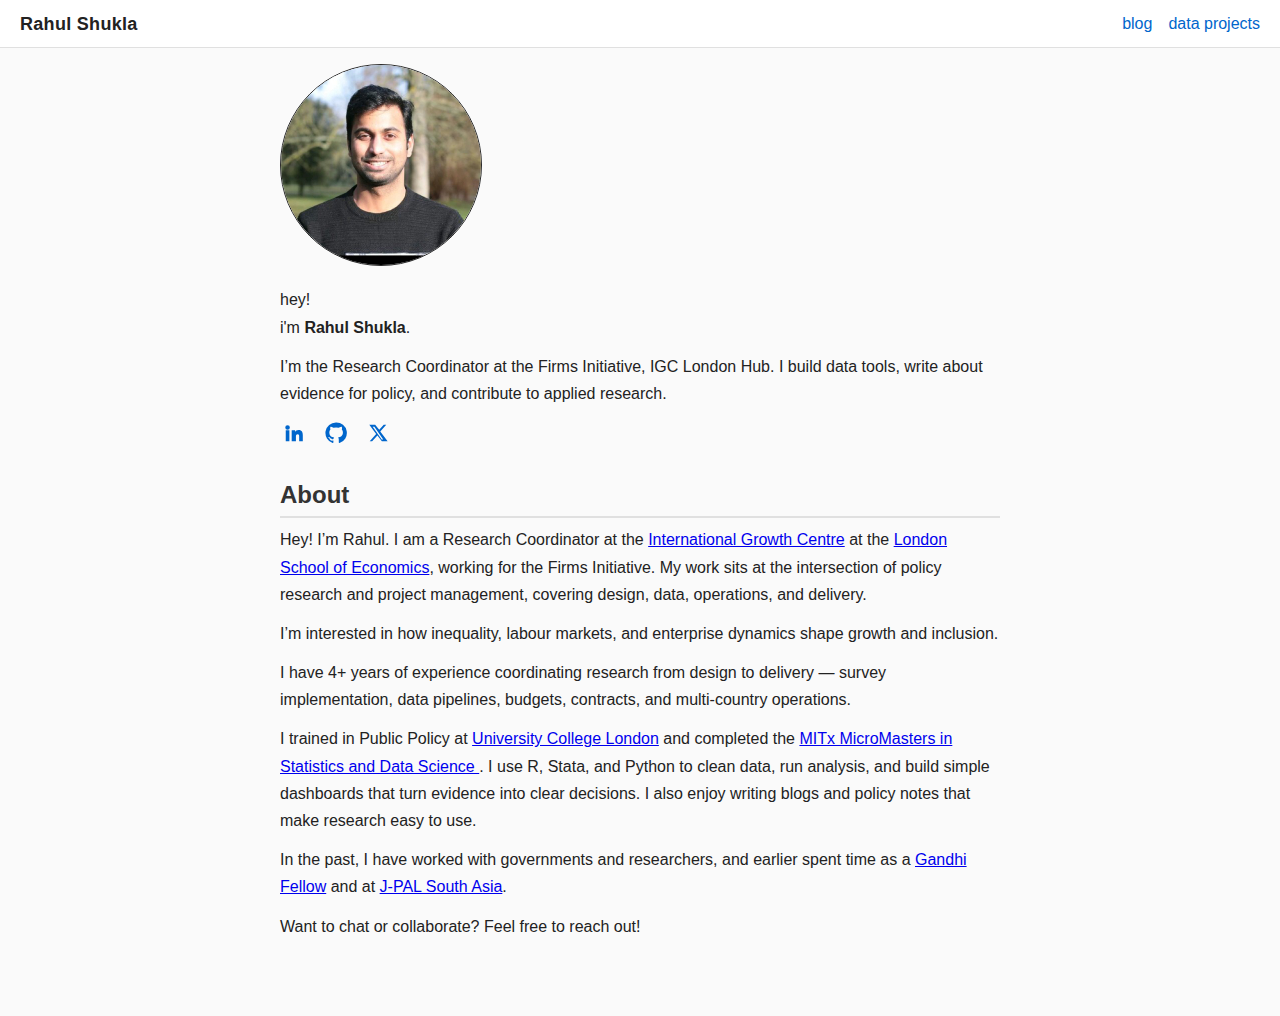
<file: index.html>
<!DOCTYPE html>
<html lang="en">
<head>
  <meta charset="UTF-8">
  <meta name="viewport" content="width=device-width, initial-scale=1.0">
  <title>Rahul Shukla | Portfolio</title> <!-- (1) change title -->
  <link rel="stylesheet" href="style.css">
</head>
<body data-page="index">
  <header>
    <nav>
      
    <a href="index.html" class="brand">Rahul Shukla</a>  
    <ul>
      <li><a href="blog.html">blog</a></li>
      <li><a href="projects.html">data projects</a></li>
    </ul>
    
  </nav>
  </header>

  <main class="intro">
    <img src="rahul.jpg" alt="Photo of Rahul Shukla" class="profile-pic">
    <p>hey!<br>i'm <strong>Rahul Shukla</strong>.</p>
    <p>
      I’m the Research Coordinator at the Firms Initiative, IGC London Hub.  
      I build data tools, write about evidence for policy, and contribute to applied research.
    </p>
    <!-- <p>
      Connect with me:
      <a href="https://www.linkedin.com/in/rahul-shukla-674237b5/" target="_blank" rel="noopener">LinkedIn</a> ·
      <a href="https://github.com/your-handle" target="_blank" rel="noopener">GitHub</a> ·
      <a href="https://x.com/rahulshuklamzp" target="_blank" rel="noopener">Twitter</a>
    </p> -->
      <div class="social-icons">
      <a href="https://www.linkedin.com/in/rahul-shukla-674237b5/" target="_blank" rel="noopener" aria-label="LinkedIn">
        <!-- LinkedIn SVG -->
        <svg viewBox="0 0 24 24" aria-hidden="true"><path d="M4.98 3.5a2.5 2.5 0 1 1 0 5.001 2.5 2.5 0 0 1 0-5zM3 8.982h3.96V21H3zM9.48 8.982H13.2v1.64h.05c.52-.99 1.79-2.03 3.68-2.03 3.94 0 4.67 2.59 4.67 5.95V21H17.64v-4.91c0-1.17-.02-2.68-1.64-2.68-1.65 0-1.9 1.28-1.9 2.6V21H9.48z"/></svg>
      </a>
      <a href="https://github.com/rahulsh97" target="_blank" rel="noopener" aria-label="GitHub">
        <!-- GitHub SVG -->
        <svg viewBox="0 0 24 24" aria-hidden="true"><path d="M12 .5a11.5 11.5 0 0 0-3.64 22.42c.58.11.79-.25.79-.56v-2.17c-3.21.7-3.89-1.39-3.89-1.39-.53-1.34-1.29-1.7-1.29-1.7-1.05-.72.08-.71.08-.71 1.16.08 1.77 1.19 1.77 1.19 1.04 1.77 2.73 1.26 3.4.96.11-.76.41-1.26.75-1.55-2.56-.29-5.26-1.28-5.26-5.69 0-1.26.45-2.28 1.19-3.08-.12-.29-.52-1.47.11-3.07 0 0 .98-.31 3.2 1.18a11.1 11.1 0 0 1 5.82 0c2.22-1.49 3.2-1.18 3.2-1.18.63 1.6.23 2.78.12 3.07.74.8 1.19 1.82 1.19 3.08 0 4.42-2.71 5.39-5.29 5.68.42.36.8 1.08.8 2.18v3.23c0 .31.2.68.8.56A11.5 11.5 0 0 0 12 .5z"/></svg>
      </a>
      <a href="https://x.com/rahulshuklamzp" target="_blank" rel="noopener" aria-label="Twitter/X">
        <!-- X (Twitter) SVG -->
        <svg viewBox="0 0 24 24" aria-hidden="true"><path d="M18.244 3H21l-6.52 7.45L22.5 21h-6.26l-4.9-6.17L5.6 21H3l6.98-7.97L2.5 3H8.9l4.45 5.58L18.24 3Zm-2.2 16h1.68L8.03 5.1H6.23L16.04 19Z"/></svg>
      </a>
      </div>
    <!-- (4) optional: fuller bio block -->
    <section class="about">
  <h2>About</h2>
  <p>
    Hey! I’m Rahul.  
    I am a Research Coordinator at the 
    <a href="https://www.theigc.org/" target="_blank" rel="noopener">International Growth Centre</a> 
    at the <a href="https://www.lse.ac.uk/" target="_blank" rel="noopener">London School of Economics</a>, 
    working for the Firms Initiative. My work sits at the intersection of policy research and project management, 
    covering design, data, operations, and delivery.
  </p>
  <p>
    I’m interested in how inequality, labour markets, and enterprise dynamics shape growth and inclusion.
  </p>
  <p>
    I have 4+ years of experience coordinating research from design to delivery — survey implementation, 
    data pipelines, budgets, contracts, and multi-country operations.
  </p>
  <p>
    I trained in Public Policy at 
    <a href="https://www.ucl.ac.uk/" target="_blank" rel="noopener">University College London</a> 
    and completed the 
    <a href="https://micromasters.mit.edu/ds/" target="_blank" rel="noopener">
      MITx MicroMasters in Statistics and Data Science
    </a>.  
    I use R, Stata, and Python to clean data, run analysis, and build simple dashboards that turn evidence into clear decisions.  
    I also enjoy writing blogs and policy notes that make research easy to use.
  </p>
  <p>
    In the past, I have worked with governments and researchers, and earlier spent time as a 
    <a href="https://gandhifellowship.org/" target="_blank" rel="noopener">Gandhi Fellow</a> 
    and at 
    <a href="https://www.povertyactionlab.org/" target="_blank" rel="noopener">J-PAL South Asia</a>.
  </p>
  <p>
    Want to chat or collaborate? Feel free to reach out!
  </p>
  </section>

  </main>
</body>
</html>
</file>
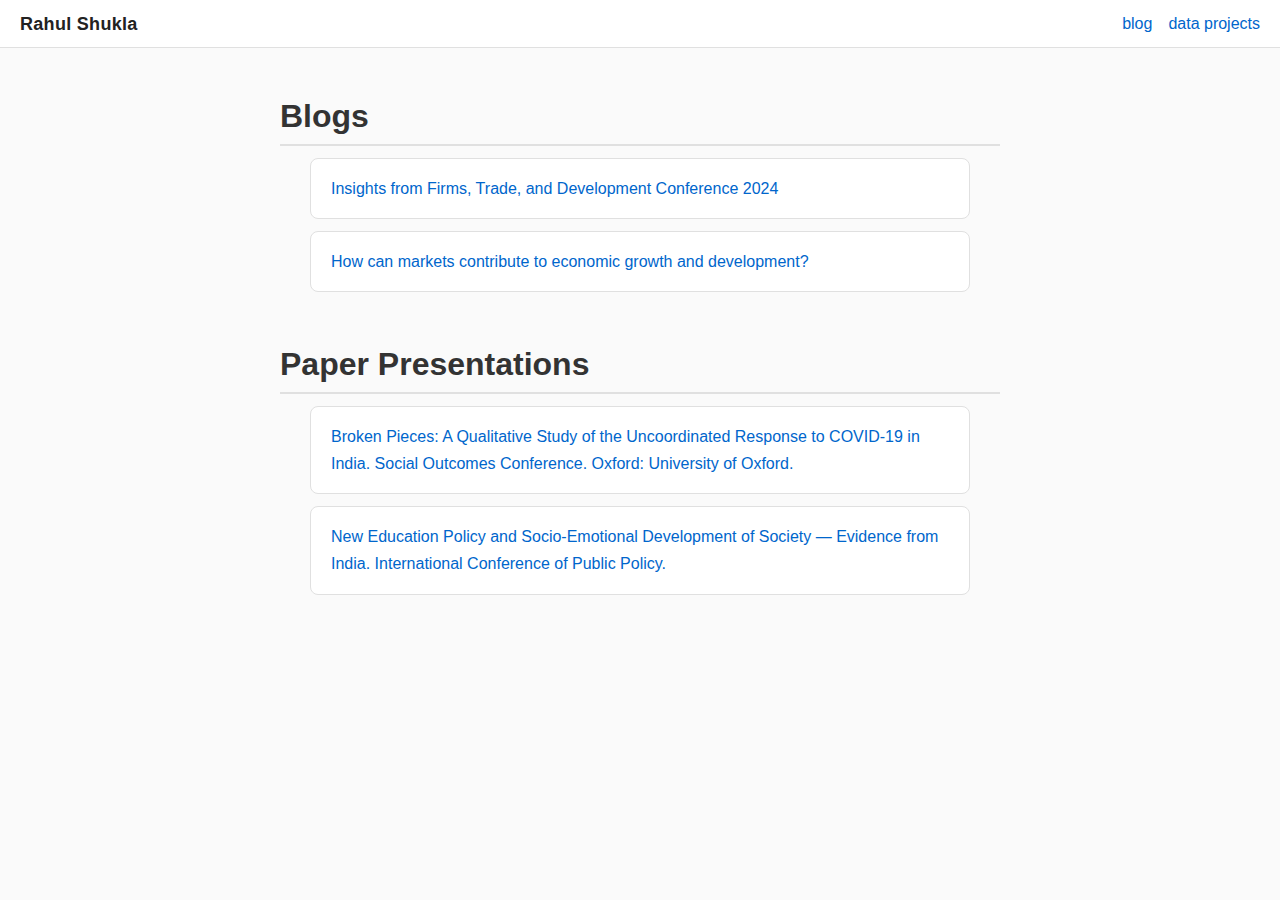
<file: blog.html>
<!DOCTYPE html>
<html lang="en">
<head>
  <meta charset="UTF-8">
  <meta name="viewport" content="width=device-width, initial-scale=1.0">
  <title>Blog | Rahul Shukla</title>
  <link rel="stylesheet" href="style.css">
</head>
<body data-page="blog">
  <header>
    <nav>
    <a href="index.html" class="brand">Rahul Shukla</a>  
    <ul>
      <li><a href="blog.html">blog</a></li>
      <li><a href="projects.html">data projects</a></li>
    </ul>
  </nav>
  </header>

  <main>
    <!-- Blog posts -->
    <h1>Blogs </h1>
    <ul class="blog-list">
      <li><a href="https://www.theigc.org/blogs/insights-firms-trade-and-development-conference-2024" target="_blank" rel="noopener">Insights from Firms, Trade, and Development Conference 2024</a> </li>
      <li><a href="https://www.theigc.org/blogs/how-can-markets-contribute-economic-growth-and-development" target="_blank" rel="noopener">How can markets contribute to economic growth and development?</a> </li>
      <!-- <li><a href="#">blog 3</a> </li> -->
    </ul>

    <!-- Paper presentations -->
    <h1>Paper Presentations</h1>
    <ul class="blog-list">
      <li>
        <a href="https://drive.google.com/file/d/1AIvy-1GLa3ocJFCYyAU_tkQ9jPcYK8E0/view" target="_blank" rel="noopener">
          Broken Pieces: A Qualitative Study of the Uncoordinated Response to COVID-19 in India. Social Outcomes Conference. Oxford: University of Oxford.
        </a>
      </li>
      <li>
        <a href="https://www.ippapublicpolicy.org//file/paper/60e38c6a58779.pdf" target="_blank" rel="noopener">
          New Education Policy and Socio-Emotional Development of Society — Evidence from India. International Conference of Public Policy.
        </a>
      </li>
      <!-- <li>
        <a href="https://www.ippapublicpolicy.org//file/paper/60e38d04b412a.pdf" target="_blank" rel="noopener">
          A Comparative Study on How Populist Governments Suppress Separatist Movements — Evidence from India. International Conference of Public Policy. Barcelona: International Public Policy Association.
        </a>
      </li> -->
    </ul>
  </main>

</body>
</html>
</file>
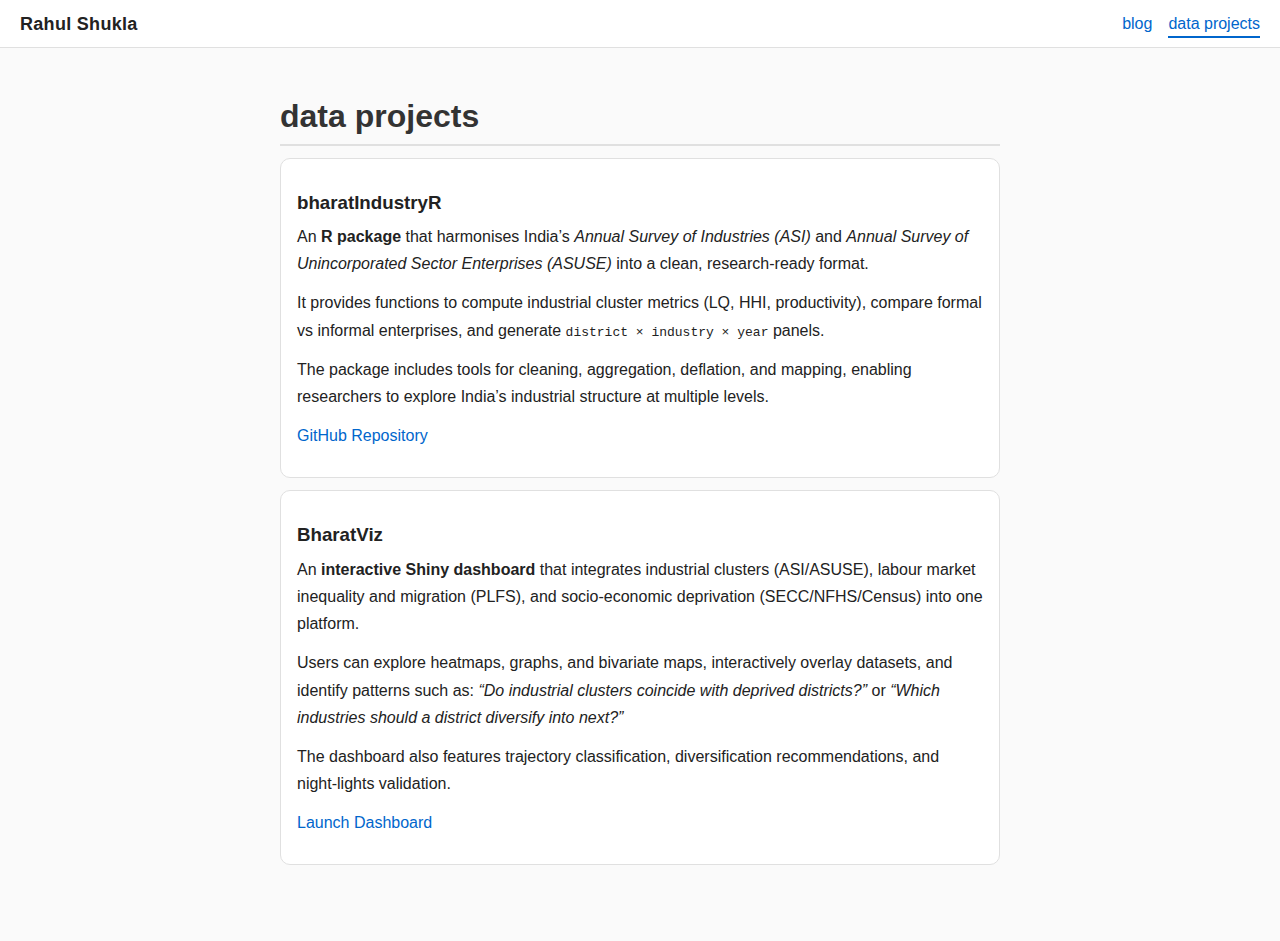
<file: projects.html>
<!DOCTYPE html>
<html lang="en">
<head>
  <meta charset="utf-8" />
  <meta name="viewport" content="width=device-width, initial-scale=1" />
  <title>Data Projects | Rahul Shukla</title>
  <link rel="stylesheet" href="style.css" />
</head>
<body data-page="projects">
  <div class="container">
    <header>
      <nav>
        <a href="index.html" class="brand">Rahul Shukla</a>  
        <ul>
          <li><a href="blog.html">blog</a></li>
          <li><a href="projects.html" class="active">data projects</a></li>
        </ul>
      </nav>
    </header>

    <main>
      <h1>data projects</h1>
      <div class="grid cards">
        
        <!-- Project 1 -->
        <article class="card">
          <h3>bharatIndustryR</h3>
          <p>
            An <strong>R package</strong> that harmonises India’s 
            <em>Annual Survey of Industries (ASI)</em> and 
            <em>Annual Survey of Unincorporated Sector Enterprises (ASUSE)</em> 
            into a clean, research-ready format.  
          </p>
          <p>
            It provides functions to compute industrial cluster metrics 
            (LQ, HHI, productivity), compare formal vs informal enterprises, 
            and generate <code>district × industry × year</code> panels.  
          </p>
          <p>
            The package includes tools for cleaning, aggregation, deflation, 
            and mapping, enabling researchers to explore India’s industrial 
            structure at multiple levels.
          </p>
          <p>
            <a href="https://github.com/your-handle/bharatIndustryR" target="_blank" rel="noopener">GitHub Repository</a>
          </p>
        </article>

        <!-- Project 2 -->
        <article class="card">
          <h3>BharatViz</h3>
          <p>
            An <strong>interactive Shiny dashboard</strong> that integrates 
            industrial clusters (ASI/ASUSE), labour market inequality and 
            migration (PLFS), and socio-economic deprivation 
            (SECC/NFHS/Census) into one platform.  
          </p>
          <p>
            Users can explore heatmaps, graphs, and bivariate maps, 
            interactively overlay datasets, and identify patterns such as:  
            <em>“Do industrial clusters coincide with deprived districts?”</em> or  
            <em>“Which industries should a district diversify into next?”</em>
          </p>
          <p>
            The dashboard also features trajectory classification, 
            diversification recommendations, and night-lights validation.
          </p>
          <p>
            <a href="https://your-shinyapp-link" target="_blank" rel="noopener">Launch Dashboard</a>
          </p>
        </article>
        
      </div>
    </main>
  </div>
  <script src="include.js"></script>
</body>
</html>
</file>
<file: style.css>
/* Base */
/* body {
  font-family: Arial, sans-serif;
  background: #111;
  color: #ddd;
  margin: 0;
  padding: 0;
  line-height: 1.7;
} */


body {
  font-family: Arial, sans-serif;
  background: #fafafa;
  color: #222;
  margin: 0;
  padding: 0;
  line-height: 1.7;
}

/* Single-column layout + consistent spacing on every page */
main, .intro {
  max-width: 720px;
  margin: 0 auto;
  padding: 32px 20px 64px;
}

/* Header / Nav (compact) */
header {
  background: #ffffff;
  border-bottom: 1px solid #e0e0e0;
  padding: 10px 20px;
  position: sticky;
  top: 0;
  z-index: 10;
}
nav {
  display: flex;
  justify-content: space-between;
  align-items: center;
}
nav ul {
  list-style: none;
  display: flex;
  gap: 16px;            /* tighter gap */
  margin: 0;
  padding: 0;
}
nav a {
  color: #0066cc;
  text-decoration: none;
  padding: 4px 0;       /* slimmer link hit area */
}
nav a.active {
  border-bottom: 2px solid #0066cc;
}

/* Brand in navbar */
nav .brand {
  /* color: #ddd; */
  color: #222;
  font-weight: 700;
  letter-spacing: 0.3px;
  text-decoration: none;
  padding: 4px 0;          /* keeps baseline aligned with menu links */
  margin-right: auto;      /* pushes menu to the right */
  display: inline-block;
  line-height: 1;          /* avoids looking “off” vertically */
  font-size: 18px;
}

/* Social icons row */
.social-icons {
  display: flex;
  gap: 14px;
  margin: 8px 0 2px;
}
.social-icons a {
  color: #0066cc;
  display: inline-flex;
  align-items: center;
  justify-content: center;
  width: 28px;
  height: 28px;
}
.social-icons a svg {
  width: 22px;
  height: 22px;
  fill: currentColor;
}
.social-icons a:hover { color: #004999; opacity: 0.85; }
.social-icons {
  margin-bottom: 2rem; /* adjust spacing */
}

nav .brand:hover { text-decoration: underline; text-underline-offset: 3px; }


/* Typography rhythm */
p { margin: 0 0 12px; }
h1, h2, h3 { margin: 16px 0 8px; line-height: 1.3; }

/* Intro (photo + text, left-aligned like the reference) */
.intro {
  text-align: left;     /* was center */
  padding-top: 16px;    /* smaller top space */
}
.profile-pic {
  border-radius: 50%;
  width: 200px;          /* a bit smaller */
  height: 200px;
  object-fit: cover;
  border: 1px solid #2a2a2a;
  margin: 0 0 12px 0;
}

/* Blog list */
.blog-list {
  max-width: 660px;     /* same column width */
  margin: 0 auto;
  padding: 0 20px 24px;
}

.blog-list li {
  list-style: none;
  margin: 12px 0;
  padding: 16px 20px;
  background: #ffffff;
  border: 1px solid #e0e0e0;
  border-radius: 8px;
  transition: transform .15s ease, box-shadow .15s ease;
}

.blog-list li:hover {
  transform: translateY(-3px);
  box-shadow: 0 6px 16px rgba(0,0,0,0.1);
}

/* .blog-list li {
  margin: 0;
  padding: 10px 0;
  border-bottom: 1px dashed rgba(255,255,255,0.12);
} */
/* 
.blog-list {
  max-width: 660px;
  margin: 0 auto;
  padding: 0 20px 24px;
  list-style: none;
} */


.card {
  background: #ffffff;
  border: 1px solid #e0e0e0;
  border-radius: 10px;
  padding: 16px;
  margin: 12px 0;
  transition: box-shadow .2s ease, transform .2s ease;
}



/* Optional: two columns for cards on wide screens */
@media (min-width: 900px) {
  .cards-two-col {
    display: grid;
    grid-template-columns: repeat(2, 1fr);
    gap: 12px;
  }
}
.grid.cards .card {
  background: #ffffff;
  border: 1px solid #e0e0e0;
  border-radius: 10px;
  padding: 16px;
  margin: 12px 0;
  transition: box-shadow .2s ease, transform .2s ease, border-color .2s ease;
}
.grid.cards .card:hover {
  background-color: #f9f9f9;
  border-color: rgba(0,102,204,0.3);
  box-shadow: 0 8px 22px rgba(0,0,0,0.08);
  transform: translateY(-3px);
}
.grid.cards .card a {
  color: #0066cc;
  text-decoration: none;
  font-weight: 500;
}
.grid.cards .card a:hover {
  color: #004999;
  text-decoration: underline;
}

/* Focus-visible for accessibility (keyboard users) */
.grid.cards .card:focus-within{
  outline: 2px solid rgba(124,196,255,0.6);
  outline-offset: 2px;
}

/* Respect reduced motion preferences */
@media (prefers-reduced-motion: reduce){
  .grid.cards .card{ transition: none; }
  .grid.cards .card a{ transition: none; }
}


main h1, main h2 {
  color: #333;
  border-bottom: 2px solid #e0e0e0;
  padding-bottom: 6px;
}


/* Blog links */
.blog-list a {
  color: #0066cc;
  text-decoration: none;
  font-weight: 500;
  transition: color .2s ease, text-shadow .2s ease;
}
.blog-list a:hover {
  color: #004999;
  text-decoration: underline;
}
</file>
